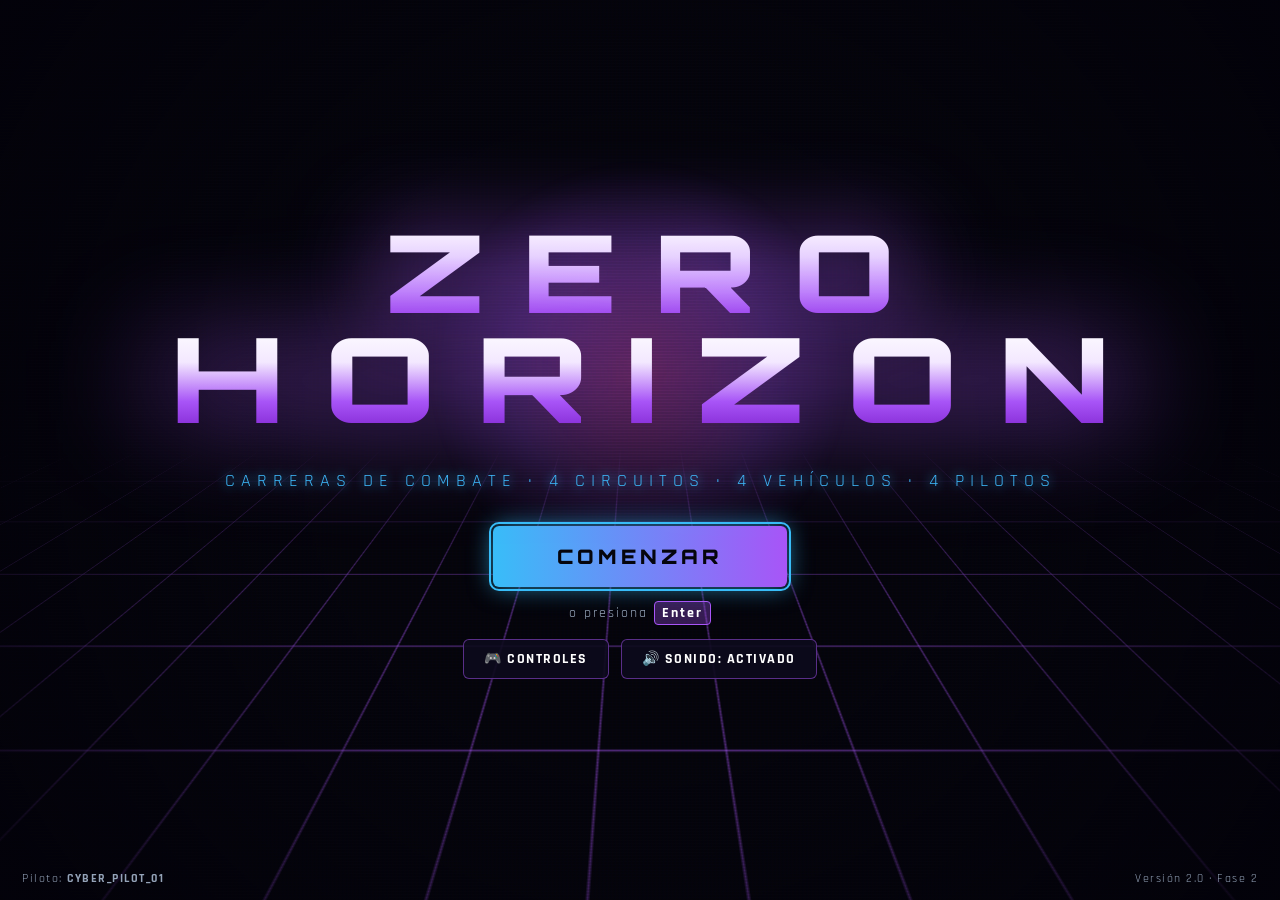
<file: index.html>
<!DOCTYPE html>
<html lang="es">
<head>
    <meta charset="UTF-8">
    <meta name="viewport" content="width=device-width, initial-scale=1.0">
    <title>Zero Horizon · Inicio</title>
    <link rel="stylesheet" href="css/base.css">
    <link rel="stylesheet" href="css/inicio.css">
</head>
<body>
    <div class="sol"></div>
    <div class="rejilla"></div>
    <div class="efecto-lineas"></div>
    <div class="efecto-vineta"></div>

    <main class="inicio">
        <div class="logotipo">
            <h1 class="palabra zero">Zero</h1>
            <h1 class="palabra horizon">Horizon</h1>
        </div>

        <p class="lema">Carreras de combate · 4 circuitos · 4 vehículos · 4 pilotos</p>

        <div class="acciones-inicio">
            <button class="boton boton-principal" id="btn-comenzar" data-ir="menu.html" autofocus>Comenzar</button>
            <span class="pista-tecla">o presiona <kbd>Enter</kbd></span>
            <div class="secundarias">
                <button class="boton" data-ir="controles.html?desde=inicio">🎮 Controles</button>
                <button class="boton" data-accion="sonido">🔊 Sonido: activado</button>
            </div>
        </div>
    </main>

    <footer class="pie-inicio">
        <span>Piloto: <b id="nombre-piloto">CYBER_PILOT_01</b></span>
        <span>Versión 2.0 · Fase 2</span>
    </footer>

    <script src="js/comun.js"></script>
    <script src="js/audio.js"></script>
    <script>
        document.getElementById('nombre-piloto').textContent = Estado.get('piloto');
        window.addEventListener('keydown', e => {
            if (e.key === 'Enter' && document.activeElement.tagName !== 'BUTTON') navegar('menu.html');
        });
    </script>
</body>
</html>
</file>
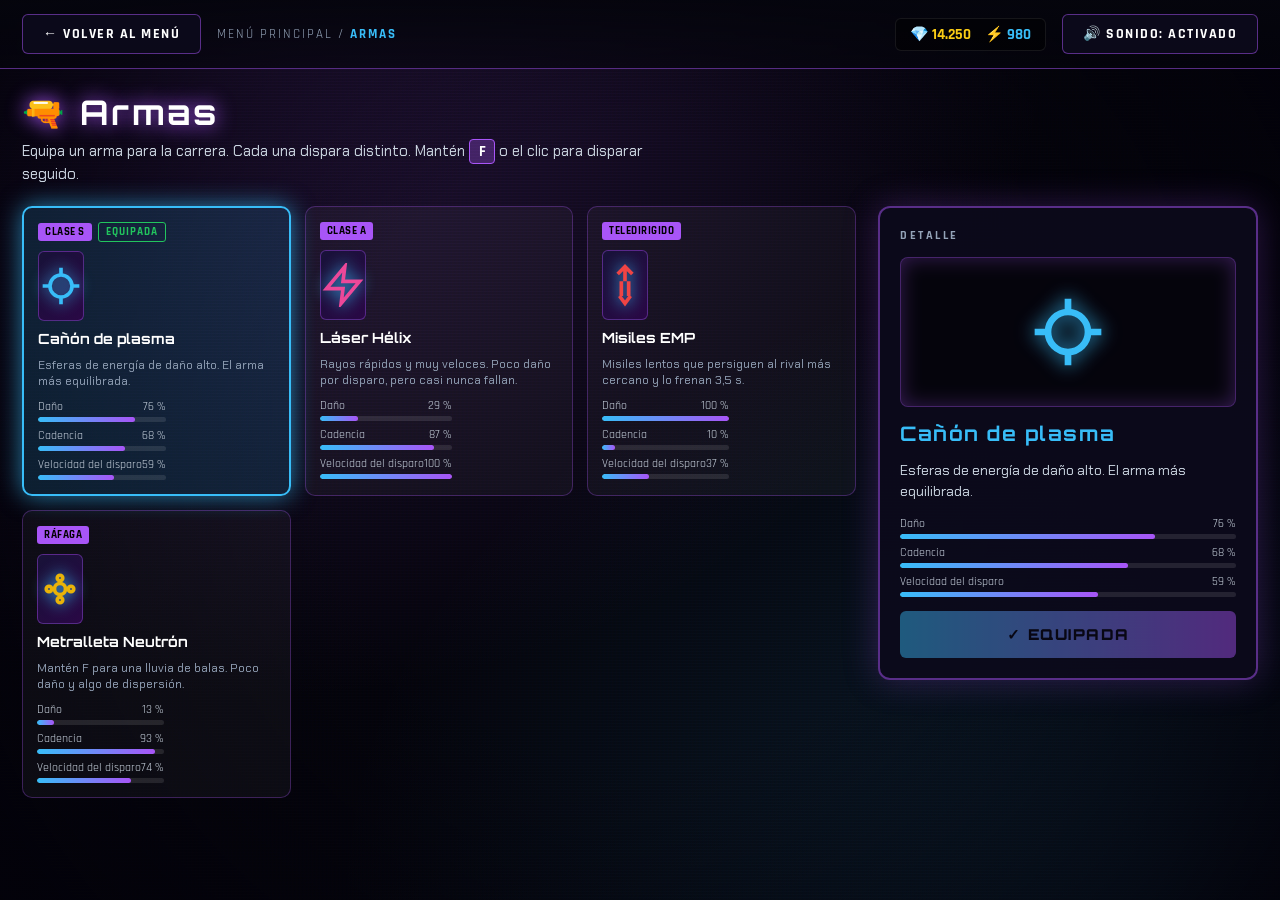
<file: armas.html>
<!DOCTYPE html>
<html lang="es">
<head>
    <meta charset="UTF-8">
    <meta name="viewport" content="width=device-width, initial-scale=1.0">
    <title>Zero Horizon · Armas</title>
    <link rel="stylesheet" href="css/base.css">
    <link rel="stylesheet" href="css/catalogo.css">
</head>
<body class="pagina-catalogo">
    <div class="efecto-lineas"></div>
    <div class="efecto-vineta"></div>

    <header class="barra-superior">
        <button class="boton" data-ir="menu.html">← Volver al menú</button>
        <span class="ruta">Menú principal / <b>Armas</b></span>
        <span class="espaciador"></span>
        <div class="saldo">
            <span class="diamantes">💎 <span data-saldo="diamantes">0</span></span>
            <span class="creditos">⚡ <span data-saldo="creditos">0</span></span>
        </div>
        <button class="boton" data-accion="sonido">🔊 Sonido: activado</button>
    </header>

    <main class="contenido">
        <div class="encabezado">
            <div>
                <h2>🔫 Armas</h2>
                <p>Equipa un arma para la carrera. Cada una dispara distinto. Mantén <kbd>F</kbd> o el clic para disparar seguido.</p>
            </div>
        </div>
        <section class="rejilla-tarjetas" id="rejilla" aria-label="Armas"></section>
        <aside class="detalle" id="detalle" aria-live="polite"></aside>
    </main>

    <script src="js/comun.js"></script>
    <script src="js/audio.js"></script>
    <script src="js/datos.js"></script>
    <script src="js/catalogo.js"></script>
    <script>
        Catalogo.iniciar({
            items: ARMAS,
            seleccionInicial: Estado.get('arma'),
            estadoDe: it => it.id === Estado.get('arma') ? { texto: 'Equipada', clase: 'activo' } : null,
            accionDe: it => it.id === Estado.get('arma')
                ? { texto: '✓ Equipada', deshabilitada: true, alHacer: () => {} }
                : { texto: 'Equipar', alHacer: () => { Estado.set('arma', it.id); aviso(`${it.nombre} equipada.`, 'exito'); } }
        });
    </script>
</body>
</html>
</file>
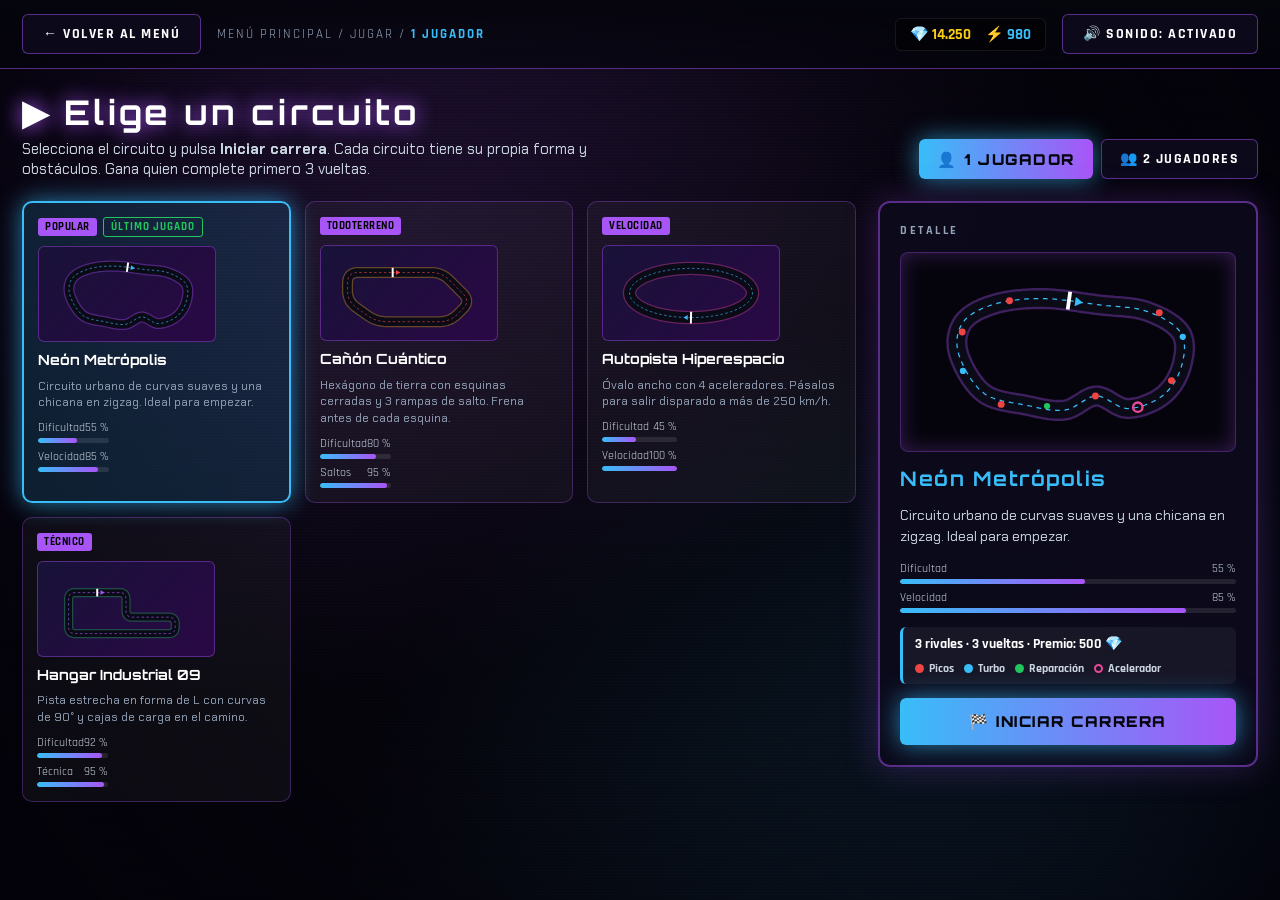
<file: circuitos.html>
<!DOCTYPE html>
<html lang="es">
<head>
    <meta charset="UTF-8">
    <meta name="viewport" content="width=device-width, initial-scale=1.0">
    <title>Zero Horizon · Jugar</title>
    <link rel="stylesheet" href="css/base.css">
    <link rel="stylesheet" href="css/catalogo.css">
</head>
<body class="pagina-catalogo">
    <div class="efecto-lineas"></div>
    <div class="efecto-vineta"></div>

    <header class="barra-superior">
        <button class="boton" data-ir="menu.html">← Volver al menú</button>
        <span class="ruta">Menú principal / Jugar / <b id="ruta-modo">1 jugador</b></span>
        <span class="espaciador"></span>
        <div class="saldo">
            <span class="diamantes">💎 <span data-saldo="diamantes">0</span></span>
            <span class="creditos">⚡ <span data-saldo="creditos">0</span></span>
        </div>
        <button class="boton" data-accion="sonido">🔊 Sonido: activado</button>
    </header>

    <main class="contenido">
        <div class="encabezado">
            <div>
                <h2>▶ Elige un circuito</h2>
                <p id="texto-modo">Selecciona el circuito y pulsa <b>Iniciar carrera</b>. Cada circuito tiene su propia forma y obstáculos. Gana quien complete primero 3 vueltas.</p>
            </div>
            <div class="selector-modo" role="radiogroup" aria-label="Modo de juego">
                <button class="boton" role="radio" data-modo="1">👤 1 jugador</button>
                <button class="boton" role="radio" data-modo="2">👥 2 jugadores</button>
            </div>
        </div>
        <section class="rejilla-tarjetas" id="rejilla" aria-label="Circuitos"></section>
        <aside class="detalle" id="detalle" aria-live="polite"></aside>
    </main>

    <script src="js/comun.js"></script>
    <script src="js/audio.js"></script>
    <script src="js/datos.js"></script>
    <script src="js/catalogo.js"></script>
    <script>
        // Modo elegido en el menú principal (Jugar → 1 o 2 jugadores)
        let modo = new URLSearchParams(location.search).get('modo') || String(Estado.get('modo', 1));
        modo = modo === '2' ? 2 : 1;
        function pintarModo() {
            Estado.set('modo', modo);
            document.getElementById('ruta-modo').textContent = modo === 2 ? '2 jugadores' : '1 jugador';
            document.getElementById('texto-modo').innerHTML = modo === 2
                ? 'Elige el circuito y pulsa <b>Siguiente: elegir jugadores</b>. Pantalla dividida: Jugador 1 con WASD y Jugador 2 con las flechas.'
                : 'Selecciona el circuito y pulsa <b>Iniciar carrera</b>. Cada circuito tiene su propia forma y obstáculos. Gana quien complete primero 3 vueltas.';
            document.querySelectorAll('[data-modo]').forEach(b => {
                const activo = Number(b.dataset.modo) === modo;
                b.setAttribute('aria-checked', activo);
                b.classList.toggle('boton-principal', activo);
            });
        }
        document.querySelectorAll('[data-modo]').forEach(b => b.addEventListener('click', () => {
            modo = Number(b.dataset.modo);
            Sonido.clic();
            pintarModo();
            Catalogo.pintar();
        }));
        pintarModo();

        Catalogo.iniciar({
            items: CIRCUITOS,
            seleccionInicial: Estado.get('circuito'),
            estadoDe: it => it.id === Estado.get('circuito') ? { texto: 'Último jugado', clase: 'activo' } : null,
            iconoDe: it => trazadoSVG(it),
            visualDe: it => trazadoSVG(it, true),
            claseVisual: 'mapa',
            accionDe: it => ({
                texto: modo === 2 ? '👥 Siguiente: elegir jugadores' : '🏁 Iniciar carrera',
                nota: `${modo === 2 ? '2 jugadores + ' : ''}3 rivales · ${REGLAS_CARRERA.vueltas} vueltas · Premio: ${REGLAS_CARRERA.premioVictoria} 💎
                    <div class="leyenda" style="margin-top:8px">
                        <span><i style="background:#ef4444"></i>Picos</span>
                        <span><i style="background:#38bdf8"></i>Turbo</span>
                        <span><i style="background:#22c55e"></i>Reparación</span>
                        ${it.pista.rampas.length ? '<span><i style="border:2px solid #facc15"></i>Rampa</span>' : ''}
                        ${it.pista.aceleradores.length ? '<span><i style="border:2px solid #ec4899"></i>Acelerador</span>' : ''}
                        ${it.pista.cajas.length ? '<span><i style="background:#94a3b8;border-radius:0"></i>Caja</span>' : ''}
                    </div>`,
                alHacer: () => {
                    Estado.set('circuito', it.id);
                    navegar(modo === 2 ? 'jugadores.html' : 'carrera.html?modo=1');
                }
            })
        });
    </script>
</body>
</html>
</file>
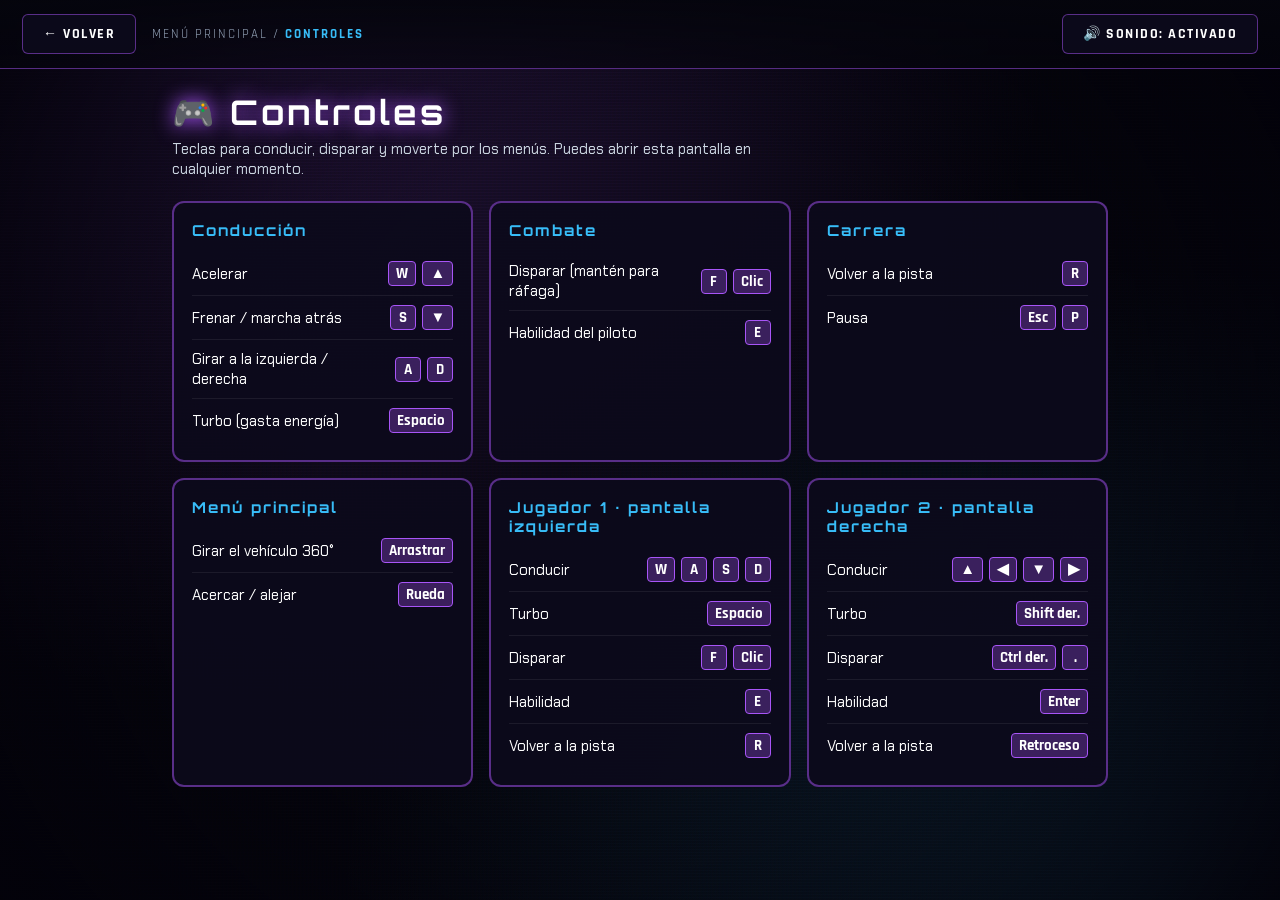
<file: controles.html>
<!DOCTYPE html>
<html lang="es">
<head>
    <meta charset="UTF-8">
    <meta name="viewport" content="width=device-width, initial-scale=1.0">
    <title>Zero Horizon · Controles</title>
    <link rel="stylesheet" href="css/base.css">
    <link rel="stylesheet" href="css/catalogo.css">
</head>
<body class="pagina-catalogo">
    <div class="efecto-lineas"></div>
    <div class="efecto-vineta"></div>

    <header class="barra-superior">
        <button class="boton" id="btn-volver">← Volver</button>
        <span class="ruta"><span id="ruta-origen">Menú principal</span> / <b>Controles</b></span>
        <span class="espaciador"></span>
        <button class="boton" data-accion="sonido">🔊 Sonido: activado</button>
    </header>

    <main class="contenido una-columna">
        <div class="encabezado">
            <div>
                <h2>🎮 Controles</h2>
                <p>Teclas para conducir, disparar y moverte por los menús. Puedes abrir esta pantalla en cualquier momento.</p>
            </div>
        </div>
        <section class="grupos-controles" id="grupos"></section>
    </main>

    <script src="js/comun.js"></script>
    <script src="js/audio.js"></script>
    <script src="js/datos.js"></script>
    <script>
        document.getElementById('grupos').innerHTML = [...CONTROLES, ...CONTROLES_2J].map(g => `
            <div class="grupo-controles">
                <h3>${g.grupo}</h3>
                ${g.filas.map(f => `
                    <div class="fila-control">
                        <span>${f.accion}</span>
                        <span class="teclas">${f.teclas.map(t => `<kbd>${t}</kbd>`).join('')}</span>
                    </div>`).join('')}
            </div>`).join('');

        // Vuelve a la pantalla desde donde se abrió (Inicio o Menú principal)
        const desdeInicio = new URLSearchParams(location.search).get('desde') === 'inicio';
        const destino = desdeInicio ? 'index.html' : 'menu.html';
        document.getElementById('ruta-origen').textContent = desdeInicio ? 'Inicio' : 'Menú principal';
        document.getElementById('btn-volver').addEventListener('click', () => navegar(destino));
        window.addEventListener('keydown', e => { if (e.key === 'Escape') navegar(destino); });
    </script>
</body>
</html>
</file>
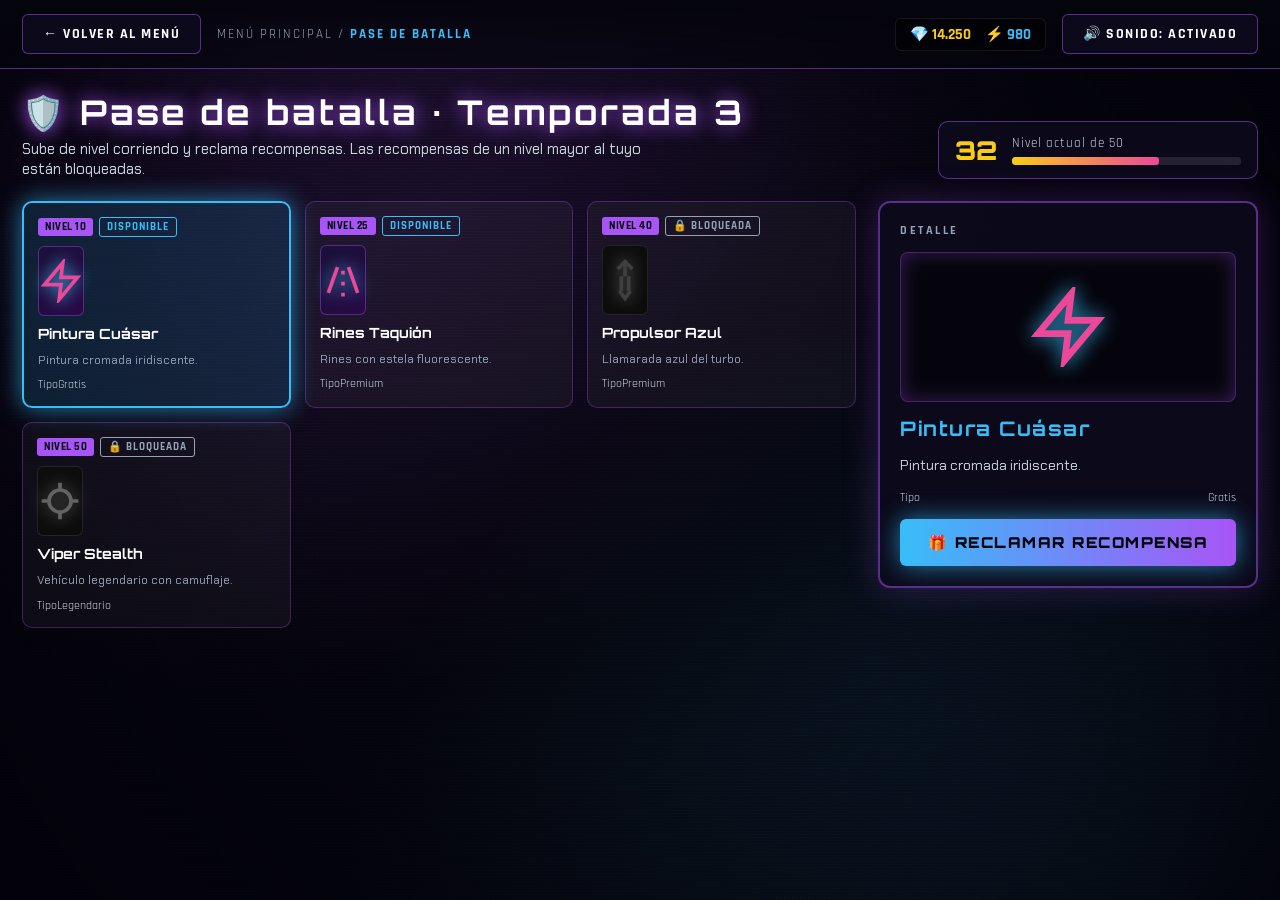
<file: pase.html>
<!DOCTYPE html>
<html lang="es">
<head>
    <meta charset="UTF-8">
    <meta name="viewport" content="width=device-width, initial-scale=1.0">
    <title>Zero Horizon · Pase de batalla</title>
    <link rel="stylesheet" href="css/base.css">
    <link rel="stylesheet" href="css/catalogo.css">
</head>
<body class="pagina-catalogo">
    <div class="efecto-lineas"></div>
    <div class="efecto-vineta"></div>

    <header class="barra-superior">
        <button class="boton" data-ir="menu.html">← Volver al menú</button>
        <span class="ruta">Menú principal / <b>Pase de batalla</b></span>
        <span class="espaciador"></span>
        <div class="saldo">
            <span class="diamantes">💎 <span data-saldo="diamantes">0</span></span>
            <span class="creditos">⚡ <span data-saldo="creditos">0</span></span>
        </div>
        <button class="boton" data-accion="sonido">🔊 Sonido: activado</button>
    </header>

    <main class="contenido">
        <div class="encabezado">
            <div>
                <h2>🛡️ Pase de batalla · <span id="temporada"></span></h2>
                <p>Sube de nivel corriendo y reclama recompensas. Las recompensas de un nivel mayor al tuyo están bloqueadas.</p>
            </div>
            <div class="progreso-pase">
                <span class="num" id="pase-nivel">0</span>
                <div class="info">
                    Nivel actual de 50
                    <div class="barra"><div id="pase-barra" style="width:0%"></div></div>
                </div>
            </div>
        </div>
        <section class="rejilla-tarjetas" id="rejilla" aria-label="Recompensas"></section>
        <aside class="detalle" id="detalle" aria-live="polite"></aside>
    </main>

    <script src="js/comun.js"></script>
    <script src="js/audio.js"></script>
    <script src="js/datos.js"></script>
    <script src="js/catalogo.js"></script>
    <script>
        const nivel = PASE.nivelActual;
        document.getElementById('temporada').textContent = PASE.temporada;
        document.getElementById('pase-nivel').textContent = nivel;
        document.getElementById('pase-barra').style.width = `${(nivel / 50) * 100}%`;

        const reclamadas = () => Estado.get('reclamadas', []);
        const items = PASE.recompensas.map(r => ({
            ...r,
            etiqueta: `Nivel ${r.nivel}`,
            stats: [{ nombre: 'Tipo', texto: r.tipo }]
        }));

        Catalogo.iniciar({
            items,
            estadoDe: it => reclamadas().includes(it.id) ? { texto: 'Reclamada', clase: 'comprado' }
                          : nivel >= it.nivel ? { texto: 'Disponible', clase: 'disponible' }
                          : { texto: '🔒 Bloqueada', clase: 'bloqueado' },
            accionDe: it => {
                if (reclamadas().includes(it.id)) return { texto: '✓ Reclamada', deshabilitada: true, alHacer: () => {} };
                if (nivel < it.nivel) return {
                    texto: '🔒 Bloqueada', clase: '', bloqueada: true,
                    nota: `Te faltan ${it.nivel - nivel} niveles para desbloquearla.`,
                    alHacer: () => aviso(`Aún no alcanzas el nivel ${it.nivel}. Tu nivel es ${nivel}.`, 'error', 3500)
                };
                return {
                    texto: '🎁 Reclamar recompensa',
                    alHacer: () => {
                        Estado.set('reclamadas', [...reclamadas(), it.id]);
                        aviso(`Recompensa reclamada: ${it.nombre}.`, 'exito');
                    }
                };
            }
        });
    </script>
</body>
</html>
</file>
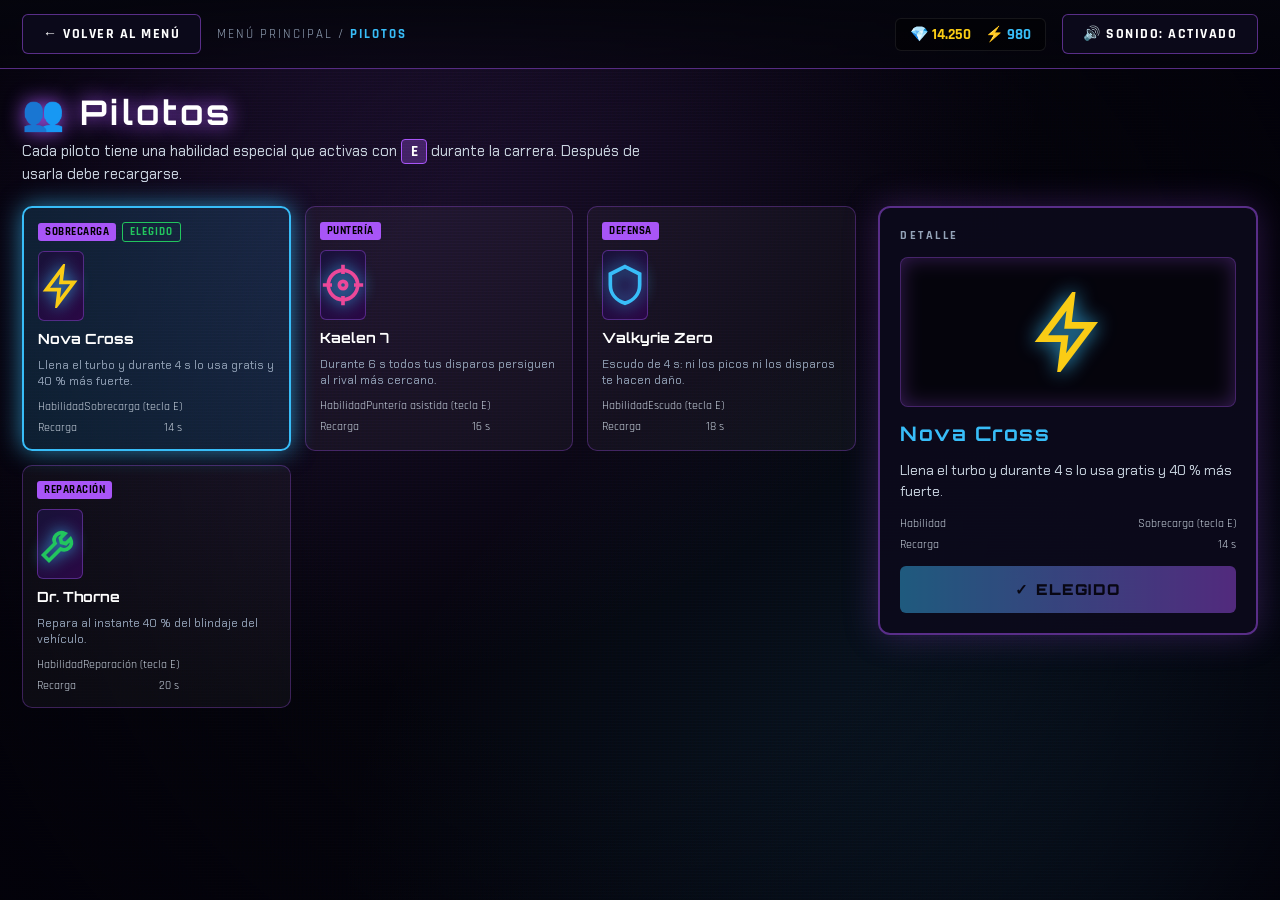
<file: pilotos.html>
<!DOCTYPE html>
<html lang="es">
<head>
    <meta charset="UTF-8">
    <meta name="viewport" content="width=device-width, initial-scale=1.0">
    <title>Zero Horizon · Pilotos</title>
    <link rel="stylesheet" href="css/base.css">
    <link rel="stylesheet" href="css/catalogo.css">
</head>
<body class="pagina-catalogo">
    <div class="efecto-lineas"></div>
    <div class="efecto-vineta"></div>

    <header class="barra-superior">
        <button class="boton" data-ir="menu.html">← Volver al menú</button>
        <span class="ruta">Menú principal / <b>Pilotos</b></span>
        <span class="espaciador"></span>
        <div class="saldo">
            <span class="diamantes">💎 <span data-saldo="diamantes">0</span></span>
            <span class="creditos">⚡ <span data-saldo="creditos">0</span></span>
        </div>
        <button class="boton" data-accion="sonido">🔊 Sonido: activado</button>
    </header>

    <main class="contenido">
        <div class="encabezado">
            <div>
                <h2>👥 Pilotos</h2>
                <p>Cada piloto tiene una habilidad especial que activas con <kbd>E</kbd> durante la carrera. Después de usarla debe recargarse.</p>
            </div>
        </div>
        <section class="rejilla-tarjetas" id="rejilla" aria-label="Pilotos"></section>
        <aside class="detalle" id="detalle" aria-live="polite"></aside>
    </main>

    <script src="js/comun.js"></script>
    <script src="js/audio.js"></script>
    <script src="js/datos.js"></script>
    <script src="js/catalogo.js"></script>
    <script>
        Catalogo.iniciar({
            items: PILOTOS,
            seleccionInicial: Estado.get('agente'),
            estadoDe: it => it.id === Estado.get('agente') ? { texto: 'Elegido', clase: 'activo' } : null,
            accionDe: it => it.id === Estado.get('agente')
                ? { texto: '✓ Elegido', deshabilitada: true, alHacer: () => {} }
                : { texto: 'Elegir piloto', alHacer: () => { Estado.set('agente', it.id); aviso(`${it.nombre} será tu piloto.`, 'exito'); } }
        });
    </script>
</body>
</html>
</file>
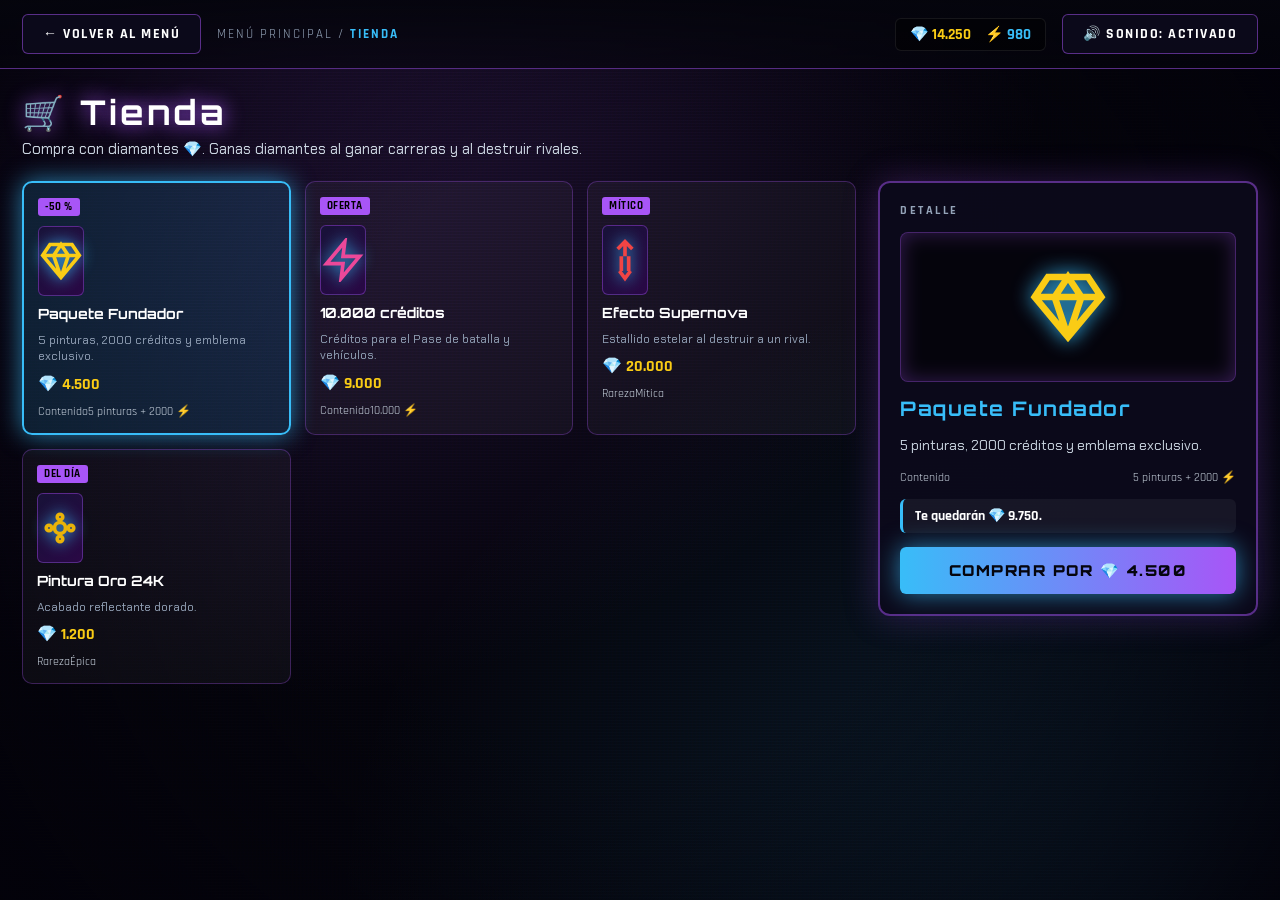
<file: tienda.html>
<!DOCTYPE html>
<html lang="es">
<head>
    <meta charset="UTF-8">
    <meta name="viewport" content="width=device-width, initial-scale=1.0">
    <title>Zero Horizon · Tienda</title>
    <link rel="stylesheet" href="css/base.css">
    <link rel="stylesheet" href="css/catalogo.css">
</head>
<body class="pagina-catalogo">
    <div class="efecto-lineas"></div>
    <div class="efecto-vineta"></div>

    <header class="barra-superior">
        <button class="boton" data-ir="menu.html">← Volver al menú</button>
        <span class="ruta">Menú principal / <b>Tienda</b></span>
        <span class="espaciador"></span>
        <div class="saldo">
            <span class="diamantes">💎 <span data-saldo="diamantes">0</span></span>
            <span class="creditos">⚡ <span data-saldo="creditos">0</span></span>
        </div>
        <button class="boton" data-accion="sonido">🔊 Sonido: activado</button>
    </header>

    <main class="contenido">
        <div class="encabezado">
            <div>
                <h2>🛒 Tienda</h2>
                <p>Compra con diamantes 💎. Ganas diamantes al ganar carreras y al destruir rivales.</p>
            </div>
        </div>
        <section class="rejilla-tarjetas" id="rejilla" aria-label="Productos"></section>
        <aside class="detalle" id="detalle" aria-live="polite"></aside>
    </main>

    <script src="js/comun.js"></script>
    <script src="js/audio.js"></script>
    <script src="js/datos.js"></script>
    <script src="js/catalogo.js"></script>
    <script>
        const compras = () => Estado.get('compras', []);

        Catalogo.iniciar({
            items: TIENDA,
            extraTarjeta: it => `<span class="precio">💎 ${formato(it.precio)}</span>`,
            estadoDe: it => compras().includes(it.id) ? { texto: 'Comprado', clase: 'comprado' } : null,
            accionDe: it => {
                const saldo = Estado.get('diamantes');
                if (compras().includes(it.id)) return { texto: '✓ Comprado', deshabilitada: true, alHacer: () => {} };
                const falta = it.precio - saldo;
                return {
                    texto: `Comprar por 💎 ${formato(it.precio)}`,
                    nota: falta > 0 ? `Saldo insuficiente: te faltan 💎 ${formato(falta)}.` : `Te quedarán 💎 ${formato(saldo - it.precio)}.`,
                    bloqueada: falta > 0,
                    clase: falta > 0 ? '' : 'boton-principal',
                    alHacer: async () => {
                        if (falta > 0) {
                            aviso(`Diamantes insuficientes: te faltan 💎 ${formato(falta)} para comprar ${it.nombre}.`, 'error', 3800);
                            return;
                        }
                        const ok = await confirmar({
                            titulo: 'Confirmar compra',
                            mensaje: `¿Comprar <b>${it.nombre}</b> por 💎 ${formato(it.precio)}?<br>Tu saldo pasará de ${formato(saldo)} a ${formato(saldo - it.precio)}.`,
                            aceptar: 'Comprar',
                            cancelar: 'Cancelar'
                        });
                        if (!ok) { aviso('Compra cancelada.', 'info'); return; }
                        Estado.set('diamantes', saldo - it.precio);
                        Estado.set('compras', [...compras(), it.id]);
                        if (it.creditos) Estado.set('creditos', Estado.get('creditos') + it.creditos);
                        if (it.pintura) Estado.set('pintura', it.pintura);
                        aviso(`¡Compra realizada! ${it.nombre} ya es tuyo.`, 'exito');
                    }
                };
            }
        });
    </script>
</body>
</html>
</file>
<file: css/base.css>
/* ══════════════════════════════════════════════════════════════
   ZERO HORIZON · Fase 2 · Estilos compartidos por todas las pantallas
   ══════════════════════════════════════════════════════════════ */
@import url('https://fonts.googleapis.com/css2?family=Chakra+Petch:ital,wght@0,300;0,500;0,700;1,700&family=Orbitron:wght@400;600;800;900&family=Rajdhani:wght@500;600;700&display=swap');

:root {
    --morado: #a855f7;
    --morado-brillo: rgba(168, 85, 247, 0.75);
    --cian: #38bdf8;
    --cian-brillo: rgba(56, 189, 248, 0.65);
    --magenta: #ec4899;
    --dorado: #facc15;
    --verde: #22c55e;
    --rojo: #ef4444;
    --fondo: #05050d;
    --panel: rgba(13, 10, 28, 0.92);
    --borde: rgba(168, 85, 247, 0.5);
    --texto: #f1f5f9;
    --texto-suave: #cbd5e1;
    --texto-tenue: #94a3b8;
    --fuente-titulo: 'Orbitron', sans-serif;
    --fuente-ui: 'Chakra Petch', sans-serif;
    --fuente-tecnica: 'Rajdhani', sans-serif;
}

* {
    margin: 0;
    padding: 0;
    box-sizing: border-box;
    user-select: none;
    -webkit-user-select: none;
}

html, body {
    width: 100%;
    height: 100%;
    overflow: hidden;
    background-color: var(--fondo);
    font-family: var(--fuente-ui);
    color: #fff;
}

a { color: inherit; text-decoration: none; }
button { font-family: inherit; }

/* Lienzo 3D */
#lienzo-3d {
    position: fixed;
    inset: 0;
    width: 100%;
    height: 100%;
    z-index: 1;
}

/* Efectos de pantalla */
.efecto-lineas {
    position: fixed;
    inset: 0;
    background: linear-gradient(rgba(18, 16, 38, 0) 50%, rgba(0, 0, 0, 0.25) 50%), linear-gradient(90deg, rgba(255, 0, 0, 0.03), rgba(0, 255, 0, 0.01), rgba(0, 0, 255, 0.03));
    background-size: 100% 3px, 4px 100%;
    pointer-events: none;
    z-index: 5;
    opacity: 0.6;
}
.efecto-vineta {
    position: fixed;
    inset: 0;
    background: radial-gradient(circle at center, transparent 40%, rgba(3, 2, 10, 0.92) 100%);
    pointer-events: none;
    z-index: 6;
}

/* ── Barra superior (igual en todas las pantallas internas) ── */
.barra-superior {
    position: relative;
    z-index: 20;
    display: flex;
    align-items: center;
    gap: 16px;
    padding: 14px 22px;
    background: linear-gradient(180deg, rgba(5, 5, 13, 0.95), rgba(5, 5, 13, 0.6));
    border-bottom: 1px solid var(--borde);
}
.barra-superior .ruta {
    font-family: var(--fuente-tecnica);
    font-size: 13px;
    letter-spacing: 2px;
    color: var(--texto-tenue);
    text-transform: uppercase;
}
.barra-superior .ruta b { color: var(--cian); }
.barra-superior h1 {
    font-family: var(--fuente-titulo);
    font-size: 20px;
    letter-spacing: 3px;
    text-shadow: 0 0 15px var(--morado);
}
.barra-superior .espaciador { flex: 1; }

.saldo {
    display: flex;
    gap: 14px;
    font-family: var(--fuente-tecnica);
    font-size: 15px;
    font-weight: 700;
    background: rgba(0, 0, 0, 0.45);
    padding: 6px 14px;
    border-radius: 6px;
    border: 1px solid rgba(255, 255, 255, 0.08);
}
.saldo .diamantes { color: var(--dorado); }
.saldo .creditos { color: var(--cian); }

/* ── Botones ── */
.boton {
    display: inline-flex;
    align-items: center;
    justify-content: center;
    gap: 8px;
    padding: 10px 20px;
    border-radius: 6px;
    border: 1px solid var(--borde);
    background: rgba(13, 10, 28, 0.9);
    color: #fff;
    font-family: var(--fuente-tecnica);
    font-size: 14px;
    font-weight: 700;
    letter-spacing: 1.5px;
    text-transform: uppercase;
    cursor: pointer;
    transition: transform 0.15s, box-shadow 0.2s, border-color 0.2s, color 0.2s, background 0.2s;
}
.boton:hover {
    border-color: var(--cian);
    color: var(--cian);
    box-shadow: 0 0 15px var(--cian-brillo);
}
.boton:active { transform: scale(0.97); }
.boton:focus-visible { outline: 2px solid var(--cian); outline-offset: 2px; }

.boton-principal {
    background: linear-gradient(90deg, var(--cian), var(--morado));
    border: none;
    color: #05050d;
    font-family: var(--fuente-titulo);
    font-weight: 900;
    font-size: 15px;
    padding: 13px 34px;
    box-shadow: 0 0 25px var(--cian-brillo);
}
.boton-principal:hover { color: #fff; box-shadow: 0 0 35px var(--morado-brillo); transform: scale(1.04); }

.boton-exito {
    background: linear-gradient(90deg, #22c55e, #16a34a);
    border: none;
    font-family: var(--fuente-titulo);
    font-weight: 900;
    box-shadow: 0 0 25px rgba(34, 197, 94, 0.5);
}
.boton-exito:hover { color: #fff; box-shadow: 0 0 35px rgba(34, 197, 94, 0.8); transform: scale(1.04); }

.boton-peligro {
    background: linear-gradient(90deg, #ef4444, #b91c1c);
    border: none;
    font-family: var(--fuente-titulo);
    font-weight: 900;
    box-shadow: 0 0 20px rgba(239, 68, 68, 0.45);
}
.boton-peligro:hover { color: #fff; box-shadow: 0 0 30px rgba(239, 68, 68, 0.8); transform: scale(1.04); }

.boton:disabled,
.boton[aria-disabled="true"] {
    opacity: 0.45;
    cursor: not-allowed;
    box-shadow: none;
    transform: none;
}

/* ── Aviso flotante (retroalimentación) ── */
#avisos {
    position: fixed;
    bottom: 26px;
    left: 50%;
    transform: translateX(-50%);
    z-index: 300;
    display: flex;
    flex-direction: column;
    gap: 10px;
    align-items: center;
    pointer-events: none;
}
.aviso {
    min-width: 280px;
    max-width: 90vw;
    padding: 12px 22px;
    border-radius: 8px;
    font-family: var(--fuente-tecnica);
    font-size: 16px;
    font-weight: 700;
    letter-spacing: 1px;
    background: var(--panel);
    border: 2px solid var(--cian);
    box-shadow: 0 0 25px var(--cian-brillo);
    display: flex;
    gap: 10px;
    align-items: center;
    animation: avisoEntra 0.25s ease-out;
}
.aviso.exito { border-color: var(--verde); box-shadow: 0 0 25px rgba(34, 197, 94, 0.55); }
.aviso.error { border-color: var(--rojo); box-shadow: 0 0 25px rgba(239, 68, 68, 0.6); }
.aviso.saliendo { opacity: 0; transform: translateY(10px); transition: all 0.3s; }
@keyframes avisoEntra { from { opacity: 0; transform: translateY(14px); } to { opacity: 1; transform: none; } }

/* ── Diálogo de confirmación ── */
.capa-dialogo {
    position: fixed;
    inset: 0;
    z-index: 200;
    background: rgba(3, 2, 10, 0.85);
    backdrop-filter: blur(12px);
    display: none;
    align-items: center;
    justify-content: center;
}
.capa-dialogo.abierta { display: flex; }
.dialogo {
    width: 90%;
    max-width: 480px;
    background: #0c0820;
    border: 2px solid var(--morado);
    border-radius: 12px;
    box-shadow: 0 0 50px var(--morado-brillo);
    padding: 28px;
    display: flex;
    flex-direction: column;
    gap: 16px;
    text-align: center;
    animation: avisoEntra 0.2s ease-out;
}
.dialogo h2 { font-family: var(--fuente-titulo); font-size: 22px; letter-spacing: 2px; }
.dialogo p { font-size: 15px; color: var(--texto-suave); line-height: 1.5; }
.dialogo .acciones { display: flex; gap: 12px; justify-content: center; flex-wrap: wrap; margin-top: 6px; }

/* ── Pantalla de error (fallo de carga) ── */
.pantalla-error {
    position: fixed;
    inset: 0;
    z-index: 400;
    background: var(--fondo);
    display: none;
    align-items: center;
    justify-content: center;
    padding: 20px;
}
.pantalla-error.visible { display: flex; }
.pantalla-error .dialogo { border-color: var(--rojo); box-shadow: 0 0 50px rgba(239, 68, 68, 0.5); }
.pantalla-error .icono-error { font-size: 56px; }
.pantalla-error code {
    font-family: monospace;
    font-size: 12px;
    color: var(--texto-tenue);
    background: rgba(255, 255, 255, 0.05);
    padding: 6px 10px;
    border-radius: 4px;
    word-break: break-word;
}

/* ── Logotipo ZERO / HORIZON ── */
.logotipo {
    display: flex;
    flex-direction: column;
    align-items: center;
    text-align: center;
}
.logotipo .palabra {
    font-family: var(--fuente-titulo);
    font-weight: 900;
    line-height: 0.95;
    text-transform: uppercase;
    -webkit-background-clip: text;
    background-clip: text;
    -webkit-text-fill-color: transparent;
    transform: scaleX(1.15);
}
.logotipo .zero {
    font-size: clamp(54px, 8.4vw, 110px);
    letter-spacing: 0.3em;
    text-indent: 0.3em;
    background-image: linear-gradient(180deg, #ffffff 0%, #e9d5ff 35%, #c084fc 70%, #9333ea 100%);
    filter: drop-shadow(0 0 45px rgba(168, 85, 247, 0.95));
}
.logotipo .horizon {
    font-size: clamp(58px, 9.2vw, 124px);
    letter-spacing: 0.29em;
    text-indent: 0.29em;
    background-image: linear-gradient(180deg, #ffffff 0%, #f3e8ff 35%, #a855f7 70%, #7e22ce 100%);
    filter: drop-shadow(0 0 55px rgba(168, 85, 247, 1));
    animation: pulsoTitulo 4s infinite alternate ease-in-out;
}
@keyframes pulsoTitulo {
    0% { filter: drop-shadow(0 0 35px rgba(168, 85, 247, 0.8)); }
    100% { filter: drop-shadow(0 0 75px rgba(168, 85, 247, 1)); }
}

/* Teclas */
kbd {
    display: inline-block;
    min-width: 26px;
    text-align: center;
    background: rgba(168, 85, 247, 0.3);
    border: 1px solid var(--morado);
    color: #fff;
    padding: 2px 7px;
    border-radius: 4px;
    font-family: var(--fuente-tecnica);
    font-weight: 700;
}
</file>
<file: css/inicio.css>
/* ── Pantalla de inicio ── */
.inicio {
    position: relative;
    z-index: 10;
    height: 100vh;
    display: flex;
    flex-direction: column;
    align-items: center;
    justify-content: center;
    gap: 34px;
    padding: 20px;
    overflow: hidden;
}

/* Rejilla en perspectiva de fondo */
.rejilla {
    position: fixed;
    left: -50%;
    right: -50%;
    bottom: -10%;
    height: 60%;
    z-index: 2;
    background-image:
        linear-gradient(rgba(168, 85, 247, 0.45) 1px, transparent 1px),
        linear-gradient(90deg, rgba(168, 85, 247, 0.45) 1px, transparent 1px);
    background-size: 60px 60px;
    transform: perspective(500px) rotateX(62deg);
    transform-origin: center top;
    animation: avanzarRejilla 1.6s linear infinite;
    mask-image: linear-gradient(to bottom, transparent 0%, #000 40%);
    -webkit-mask-image: linear-gradient(to bottom, transparent 0%, #000 40%);
}
@keyframes avanzarRejilla { from { background-position: 0 0; } to { background-position: 0 60px; } }

.sol {
    position: fixed;
    top: 18%;
    left: 50%;
    width: 420px;
    height: 420px;
    margin-left: -210px;
    border-radius: 50%;
    z-index: 2;
    background: radial-gradient(circle, rgba(236, 72, 153, 0.35) 0%, rgba(168, 85, 247, 0.15) 45%, transparent 70%);
    filter: blur(6px);
}

.lema {
    font-family: var(--fuente-tecnica);
    font-size: clamp(14px, 1.6vw, 18px);
    letter-spacing: 6px;
    color: var(--cian);
    text-transform: uppercase;
    text-shadow: 0 0 12px var(--cian);
}

.acciones-inicio {
    display: flex;
    flex-direction: column;
    gap: 14px;
    align-items: center;
}
.acciones-inicio .boton-principal {
    font-size: 20px;
    padding: 18px 64px;
    letter-spacing: 4px;
}
.acciones-inicio .secundarias { display: flex; gap: 12px; flex-wrap: wrap; justify-content: center; }

.pista-tecla {
    font-family: var(--fuente-tecnica);
    font-size: 14px;
    letter-spacing: 2px;
    color: var(--texto-tenue);
    animation: parpadeo 1.6s infinite;
}
@keyframes parpadeo { 0%, 100% { opacity: 1; } 50% { opacity: 0.35; } }

.pie-inicio {
    position: fixed;
    bottom: 14px;
    left: 0;
    right: 0;
    z-index: 10;
    display: flex;
    justify-content: space-between;
    padding: 0 22px;
    font-family: var(--fuente-tecnica);
    font-size: 12px;
    letter-spacing: 1.5px;
    color: var(--texto-tenue);
}
</file>
<file: css/catalogo.css>
/* ── Pantallas de catálogo: Circuitos, Garaje, Armas, Pilotos, Pase de batalla, Tienda, Controles ── */
body.pagina-catalogo {
    overflow-y: auto;
    background:
        radial-gradient(ellipse at 20% 0%, rgba(168, 85, 247, 0.22), transparent 55%),
        radial-gradient(ellipse at 90% 100%, rgba(56, 189, 248, 0.16), transparent 50%),
        var(--fondo);
}
body.pagina-catalogo .efecto-lineas,
body.pagina-catalogo .efecto-vineta { position: fixed; }

.pagina-catalogo .barra-superior { position: sticky; top: 0; backdrop-filter: blur(10px); }

.contenido {
    position: relative;
    z-index: 10;
    max-width: 1280px;
    margin: 0 auto;
    padding: 22px;
    display: grid;
    grid-template-columns: 1fr 380px;
    gap: 22px;
    align-items: start;
}

.encabezado {
    grid-column: 1 / -1;
    display: flex;
    justify-content: space-between;
    align-items: flex-end;
    gap: 20px;
    flex-wrap: wrap;
}
.encabezado h2 {
    font-family: var(--fuente-titulo);
    font-size: clamp(24px, 3vw, 34px);
    letter-spacing: 3px;
    text-shadow: 0 0 20px var(--morado);
}
.encabezado p { color: var(--texto-suave); font-size: 15px; margin-top: 6px; max-width: 640px; }

.selector-modo { display: flex; gap: 8px; }
.selector-modo .boton { padding: 10px 18px; }

/* Rejilla de tarjetas */
.rejilla-tarjetas {
    display: grid;
    grid-template-columns: repeat(auto-fill, minmax(210px, 1fr));
    gap: 14px;
}
.tarjeta {
    background: rgba(255, 255, 255, 0.04);
    border: 1.5px solid rgba(168, 85, 247, 0.3);
    border-radius: 10px;
    padding: 14px;
    display: flex;
    flex-direction: column;
    gap: 9px;
    cursor: pointer;
    position: relative;
    text-align: left;
    color: #fff;
    transition: transform 0.2s, border-color 0.2s, background 0.2s, box-shadow 0.2s;
}
.tarjeta:hover { background: rgba(168, 85, 247, 0.16); border-color: var(--cian); transform: translateY(-3px); box-shadow: 0 8px 20px rgba(56, 189, 248, 0.25); }
.tarjeta:focus-visible { outline: 2px solid var(--cian); outline-offset: 2px; }
.tarjeta[aria-pressed="true"] { border: 2px solid var(--cian); background: rgba(56, 189, 248, 0.15); box-shadow: 0 0 25px var(--cian-brillo); }
.tarjeta.bloqueada .icono-tarjeta { filter: grayscale(1) brightness(0.6); }

.tarjeta .cabecera { display: flex; justify-content: space-between; align-items: center; gap: 6px; min-height: 20px; }
.etiqueta {
    font-family: var(--fuente-tecnica);
    font-size: 11px;
    font-weight: 800;
    padding: 2px 7px;
    border-radius: 3px;
    background: var(--morado);
    color: #000;
    letter-spacing: 0.5px;
    text-transform: uppercase;
}
.chip-estado {
    font-family: var(--fuente-tecnica);
    font-size: 11px;
    font-weight: 800;
    letter-spacing: 1px;
    padding: 2px 7px;
    border-radius: 3px;
    text-transform: uppercase;
    border: 1px solid currentColor;
}
.chip-estado.activo { color: var(--verde); }
.chip-estado.bloqueado { color: var(--texto-tenue); }
.chip-estado.disponible { color: var(--cian); }
.chip-estado.comprado { color: var(--dorado); }

.icono-tarjeta {
    height: 70px;
    border-radius: 6px;
    background: linear-gradient(135deg, #181238, #2a0845);
    border: 1px solid rgba(168, 85, 247, 0.4);
    display: flex;
    align-items: center;
    justify-content: center;
}
.icono-tarjeta svg { width: 44px; height: 44px; filter: drop-shadow(0 0 8px var(--cian)); }
.tarjeta h3 { font-family: var(--fuente-titulo); font-size: 14px; line-height: 1.25; }
.tarjeta p { font-size: 12px; color: var(--texto-tenue); line-height: 1.4; }
.tarjeta .precio { font-family: var(--fuente-tecnica); font-weight: 800; font-size: 16px; color: var(--dorado); }

/* Barras de estadísticas */
.estadisticas { display: flex; flex-direction: column; gap: 6px; }
.estadistica .fila { display: flex; justify-content: space-between; font-family: var(--fuente-tecnica); font-size: 12px; color: var(--texto-suave); }
.barra { height: 5px; background: rgba(255, 255, 255, 0.1); border-radius: 3px; overflow: hidden; margin-top: 3px; }
.barra > div { height: 100%; background: linear-gradient(90deg, var(--cian), var(--morado)); border-radius: 3px; }

/* Panel de detalle */
.detalle {
    position: sticky;
    top: 86px;
    background: var(--panel);
    border: 2px solid var(--borde);
    border-radius: 12px;
    padding: 20px;
    display: flex;
    flex-direction: column;
    gap: 14px;
    box-shadow: 0 0 35px rgba(168, 85, 247, 0.25);
}
.detalle .titulo-panel {
    font-family: var(--fuente-tecnica);
    font-size: 12px;
    font-weight: 800;
    letter-spacing: 2.5px;
    color: var(--texto-tenue);
    text-transform: uppercase;
}
.detalle .visual {
    height: 150px;
    border-radius: 8px;
    background: rgba(0, 0, 0, 0.5);
    border: 1px solid rgba(168, 85, 247, 0.4);
    box-shadow: inset 0 0 20px rgba(168, 85, 247, 0.3);
    display: flex;
    align-items: center;
    justify-content: center;
    padding: 14px;
}
.detalle .visual svg { width: 100%; height: 100%; max-width: 260px; filter: drop-shadow(0 0 10px var(--cian)); }
.detalle .visual.icono svg { width: 80px; height: 80px; }
.detalle .visual.mapa { height: 200px; padding: 10px; }
.detalle .visual.mapa svg { max-width: none; filter: none; }
.detalle .visual.visual-3d { height: 230px; padding: 0; overflow: hidden; }
.icono-tarjeta.mapa { height: 96px; padding: 6px; }
.icono-tarjeta.mapa svg { width: 100%; height: 100%; filter: none; }
.leyenda { display: flex; flex-wrap: wrap; gap: 10px; font-family: var(--fuente-tecnica); font-size: 12px; color: var(--texto-suave); }
.leyenda span { display: inline-flex; align-items: center; gap: 5px; }
.leyenda i { width: 9px; height: 9px; border-radius: 50%; display: inline-block; }
.detalle h3 { font-family: var(--fuente-titulo); font-size: 20px; letter-spacing: 1.5px; color: var(--cian); }
.detalle .descripcion { font-size: 14px; color: var(--texto-suave); line-height: 1.5; }
.detalle .nota {
    font-family: var(--fuente-tecnica);
    font-size: 14px;
    font-weight: 700;
    padding: 8px 12px;
    border-radius: 6px;
    background: rgba(255, 255, 255, 0.05);
    border-left: 3px solid var(--cian);
}
.detalle .nota.bloqueo { border-left-color: var(--rojo); color: #fca5a5; }
.detalle .acciones-detalle { display: flex; flex-direction: column; gap: 10px; }
.detalle .acciones-detalle .boton { width: 100%; padding: 14px; }

/* Progreso del pase */
.progreso-pase {
    display: flex;
    align-items: center;
    gap: 14px;
    min-width: 320px;
    background: var(--panel);
    border: 1px solid var(--borde);
    border-radius: 10px;
    padding: 12px 16px;
}
.progreso-pase .num { font-family: var(--fuente-titulo); font-size: 26px; font-weight: 900; color: var(--dorado); }
.progreso-pase .info { flex: 1; font-family: var(--fuente-tecnica); font-size: 13px; color: var(--texto-suave); letter-spacing: 1px; }
.progreso-pase .barra { height: 8px; margin-top: 6px; }
.progreso-pase .barra > div { background: linear-gradient(90deg, var(--dorado), var(--magenta)); }

/* Controles */
.contenido.una-columna { grid-template-columns: 1fr; max-width: 980px; }
.grupos-controles { display: grid; grid-template-columns: repeat(auto-fit, minmax(300px, 1fr)); gap: 16px; }
.grupo-controles {
    background: var(--panel);
    border: 2px solid var(--borde);
    border-radius: 12px;
    padding: 18px;
}
.grupo-controles h3 { font-family: var(--fuente-titulo); font-size: 15px; letter-spacing: 2px; color: var(--cian); margin-bottom: 12px; }
.fila-control {
    display: flex;
    justify-content: space-between;
    align-items: center;
    gap: 12px;
    padding: 9px 0;
    border-bottom: 1px solid rgba(255, 255, 255, 0.07);
    font-size: 15px;
}
.fila-control:last-child { border-bottom: none; }
.fila-control .teclas { display: flex; gap: 6px; flex-shrink: 0; }

/* Elegir jugadores (2 jugadores) */
.contenido-jugadores { max-width: 1280px; }
.dos-jugadores { display: grid; grid-template-columns: 1fr 1fr; gap: 18px; }
.panel-jugador {
    --color-jugador: #a855f7;
    background: var(--panel);
    border: 2px solid var(--color-jugador);
    border-radius: 14px;
    padding: 18px;
    display: flex;
    flex-direction: column;
    gap: 12px;
    box-shadow: 0 0 30px color-mix(in srgb, var(--color-jugador) 40%, transparent);
}
.cabecera-jugador { display: flex; justify-content: space-between; align-items: center; }
.cabecera-jugador h3 { font-family: var(--fuente-titulo); font-size: 22px; letter-spacing: 2px; color: var(--color-jugador); text-shadow: 0 0 14px var(--color-jugador); }
.lado-pantalla { font-family: var(--fuente-tecnica); font-size: 13px; font-weight: 700; letter-spacing: 1px; color: var(--texto-suave); }
.teclas-jugador { font-size: 13px; color: var(--texto-suave); line-height: 2; }
.teclas-jugador kbd { font-size: 11px; padding: 0 5px; min-width: 20px; }
.vista-jugador-3d {
    height: 190px;
    border-radius: 10px;
    background: rgba(0, 0, 0, 0.45);
    border: 1px solid rgba(168, 85, 247, 0.35);
    overflow: hidden;
}
.resumen-jugador { font-family: var(--fuente-tecnica); font-size: 15px; color: var(--texto-suave); }
.resumen-jugador b { color: #fff; }
.grupo-opciones h4 { font-family: var(--fuente-tecnica); font-size: 12px; font-weight: 800; letter-spacing: 2px; color: var(--texto-tenue); text-transform: uppercase; margin-bottom: 6px; }
.chips { display: grid; grid-template-columns: repeat(2, 1fr); gap: 6px; }
.chip {
    display: flex;
    align-items: center;
    gap: 8px;
    padding: 7px 10px;
    border-radius: 6px;
    border: 1.5px solid rgba(168, 85, 247, 0.3);
    background: rgba(255, 255, 255, 0.04);
    color: #fff;
    font-family: var(--fuente-tecnica);
    font-size: 14px;
    font-weight: 700;
    cursor: pointer;
    text-align: left;
    transition: border-color 0.15s, background 0.15s;
}
.chip:hover { border-color: var(--cian); background: rgba(56, 189, 248, 0.1); }
.chip[aria-checked="true"] { border-color: var(--color-jugador); background: color-mix(in srgb, var(--color-jugador) 22%, transparent); box-shadow: 0 0 14px color-mix(in srgb, var(--color-jugador) 50%, transparent); }
.chip.bloqueado { opacity: 0.5; }
.chip-icono svg { width: 20px; height: 20px; display: block; }
.paleta-j { display: grid; grid-template-columns: repeat(6, 1fr); gap: 8px; }
.muestra-j { aspect-ratio: 1.6; border-radius: 6px; border: 2.5px solid transparent; cursor: pointer; transition: transform 0.15s; }
.muestra-j:hover { transform: scale(1.08); border-color: #fff; }
.muestra-j[aria-checked="true"] { border-color: #fff; box-shadow: 0 0 16px currentColor; }

@media (max-width: 900px) {
    .dos-jugadores { grid-template-columns: 1fr; }
    .contenido { grid-template-columns: 1fr; }
    .detalle { position: static; }
    .barra-superior { flex-wrap: wrap; }
}
</file>
